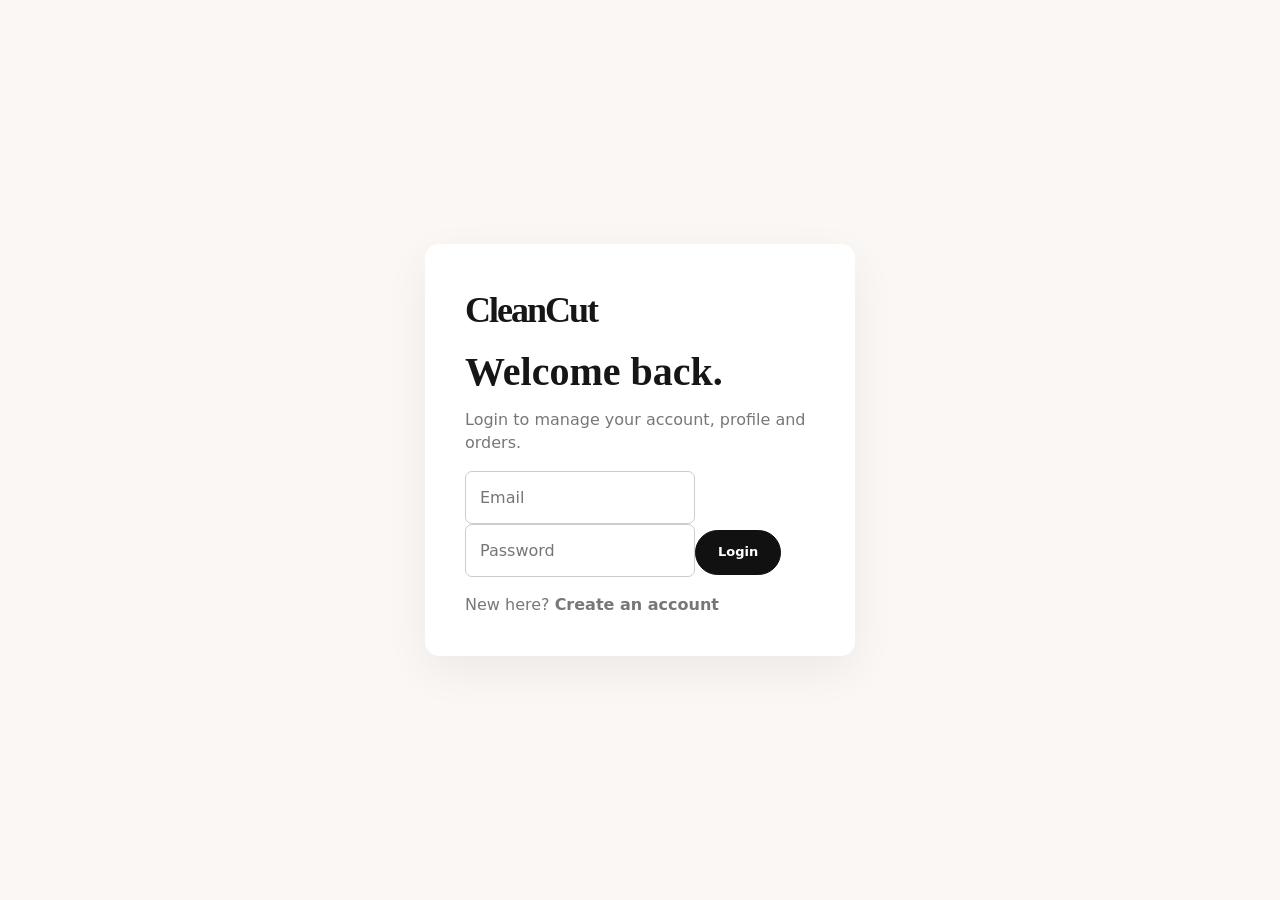
<file: cleancut-fullstack-phase3/admin.html>
<!doctype html><html lang="en"><head><meta charset="utf-8"><meta name="viewport" content="width=device-width,initial-scale=1"><title>CleanCut Admin</title><link rel="stylesheet" href="css/style.css"><style>
.admin-shell{max-width:1400px;margin:0 auto;padding:36px 24px 80px}.admin-head{display:flex;justify-content:space-between;align-items:center;gap:20px;margin-bottom:28px}.admin-head h1{margin:0}.admin-note{color:#6e655e}.admin-grid{display:grid;grid-template-columns:repeat(4,1fr);gap:16px;margin-bottom:30px}.metric{background:#fff;border:1px solid #e7ded7;border-radius:18px;padding:20px}.metric small{color:#786e67}.metric strong{display:block;font-size:28px;margin-top:8px}.admin-panel{background:#fff;border:1px solid #e7ded7;border-radius:20px;padding:22px;margin-bottom:24px}.admin-panel h2{margin-top:0}.admin-tabs{display:flex;gap:8px;flex-wrap:wrap;margin-bottom:20px}.admin-tabs button{border:1px solid #ddd1c9;background:#f7f1ec;border-radius:999px;padding:10px 15px;cursor:pointer}.admin-tabs button.active{background:#171514;color:#fff}.admin-table{width:100%;border-collapse:collapse}.admin-table th,.admin-table td{padding:13px 10px;border-bottom:1px solid #eee6e0;text-align:left;font-size:14px}.admin-table th{color:#716861}.admin-table img{width:48px;height:48px;object-fit:cover;border-radius:10px}.admin-actions{display:flex;gap:8px;flex-wrap:wrap}.admin-actions button,.admin-form button{background:#171514;color:#fff;border:0;border-radius:10px;padding:10px 14px;cursor:pointer}.admin-form{display:grid;grid-template-columns:repeat(2,1fr);gap:12px}.admin-form input,.admin-form textarea,.admin-form select{width:100%;box-sizing:border-box;border:1px solid #ddd1c9;border-radius:10px;padding:11px;background:#fff}.admin-form textarea{min-height:90px}.full{grid-column:1/-1}.danger{background:#9f2f2f!important}.status-select{border:1px solid #ddd1c9;border-radius:9px;padding:8px}.hidden{display:none}@media(max-width:900px){.admin-grid{grid-template-columns:repeat(2,1fr)}.admin-table{min-width:900px}.admin-panel{overflow:auto}.admin-form{grid-template-columns:1fr}}@media(max-width:520px){.admin-grid{grid-template-columns:1fr}.admin-head{align-items:flex-start;flex-direction:column}}
</style></head><body>
<div class="promo-bar">ADMIN • CLEAN CUT STORE MANAGEMENT</div>
<header class="site-header"><div class="container nav"><a class="brand" href="index.html">CleanCut<span>Beauty, Simplified.</span></a><nav><a href="index.html">Storefront</a><a href="orders.html">Orders</a><a href="profile.html">Profile</a></nav><button id="admin-logout" class="nav-cta">Logout</button></div></header>
<main class="admin-shell"><div class="admin-head"><div><h1>Store Dashboard</h1><p class="admin-note" id="admin-greeting">Loading admin account…</p></div><button id="refresh-admin" class="add-cart">Refresh data</button></div>
<section class="admin-grid" id="metrics"></section>
<section class="admin-panel"><div class="admin-tabs"><button class="active" data-tab="orders">Orders</button><button data-tab="products">Products</button><button data-tab="customers">Customers</button><button data-tab="add-product">Add product</button></div>
<div id="tab-orders"></div><div id="tab-products" class="hidden"></div><div id="tab-customers" class="hidden"></div>
<div id="tab-add-product" class="hidden"><h2>Add product</h2><form id="product-form" class="admin-form"><input name="name" placeholder="Product name" required><input name="slug" placeholder="product-slug" required><input name="category" placeholder="skincare" required><input name="price" type="number" step="0.01" placeholder="Price" required><input name="old_price" type="number" step="0.01" placeholder="Old price"><input name="tag" placeholder="Bestseller"><input name="image" placeholder="assets/images/product.jpg" required><input name="stock" type="number" min="0" placeholder="Stock" required><input name="reviews" placeholder="0"><input name="rating" type="number" min="0" max="5" step="0.1" placeholder="5"><textarea name="description" class="full" placeholder="Description"></textarea><button class="full" type="submit">Create product</button></form><p id="product-message"></p></div></section></main>
<script src="js/auth.js"></script><script src="js/admin.js"></script></body></html>
</file>
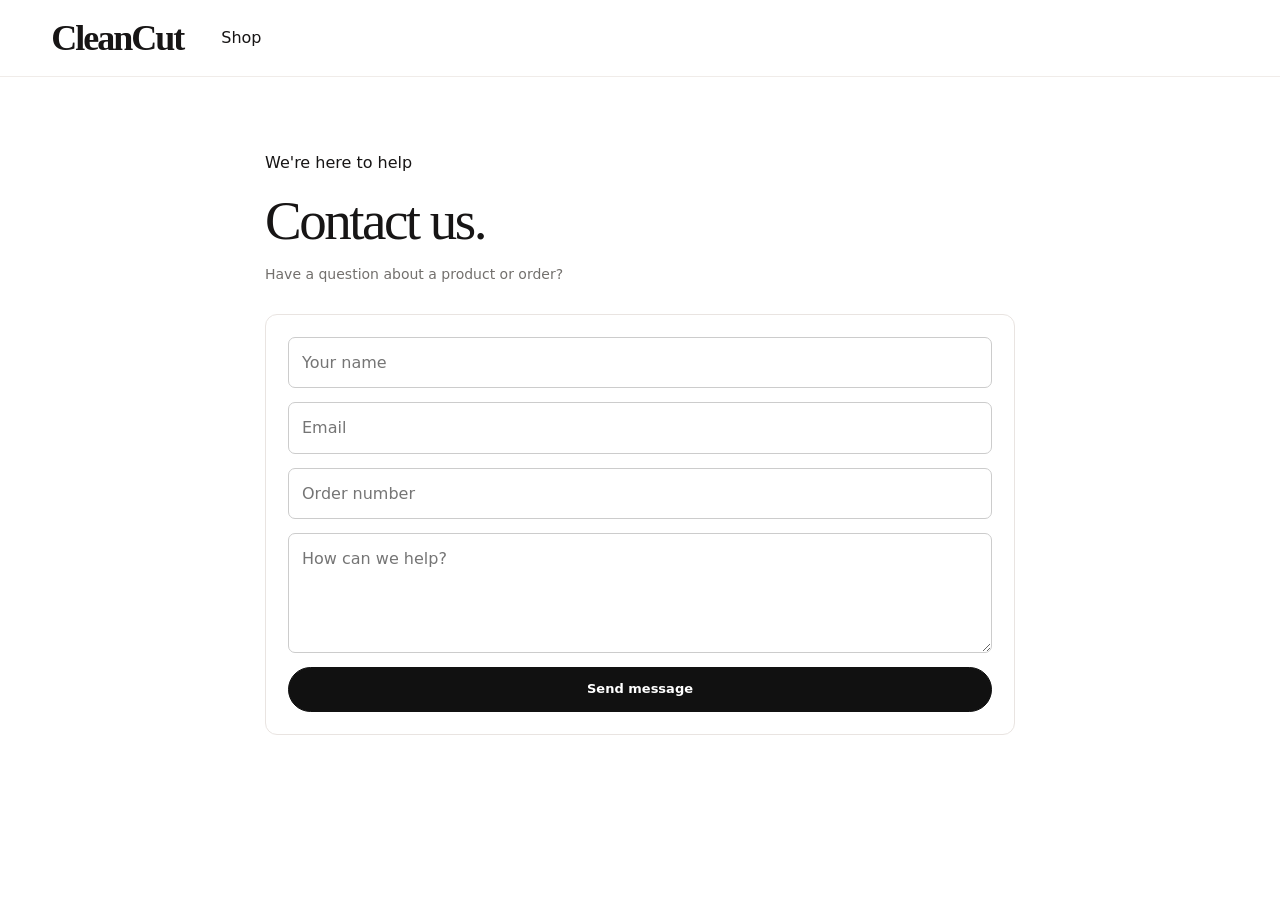
<file: cleancut-fullstack-phase3/contact.html>
<!DOCTYPE html>
<html lang="en"><head><meta charset="UTF-8"><meta name="viewport" content="width=device-width,initial-scale=1.0"><title>Contact — CleanCut</title><link rel="stylesheet" href="css/style.css"></head>
<body><header class="site-header"><div class="container navbar"><a class="logo" href="index.html">CleanCut</a><a href="shop.html">Shop</a></div></header><main class="section"><div class="container narrow"><div class="page-heading"><span>We're here to help</span><h1>Contact us.</h1><p>Have a question about a product or order?</p></div><form class="form-card" id="contact-form"><input required placeholder="Your name"><input required type="email" placeholder="Email"><input placeholder="Order number"><textarea required placeholder="How can we help?"></textarea><button class="btn btn-primary">Send message</button></form></div></main><script>document.getElementById('contact-form').addEventListener('submit',e=>{e.preventDefault();alert('Message captured in this frontend demo. Email integration comes next.');});</script></body></html>
</file>
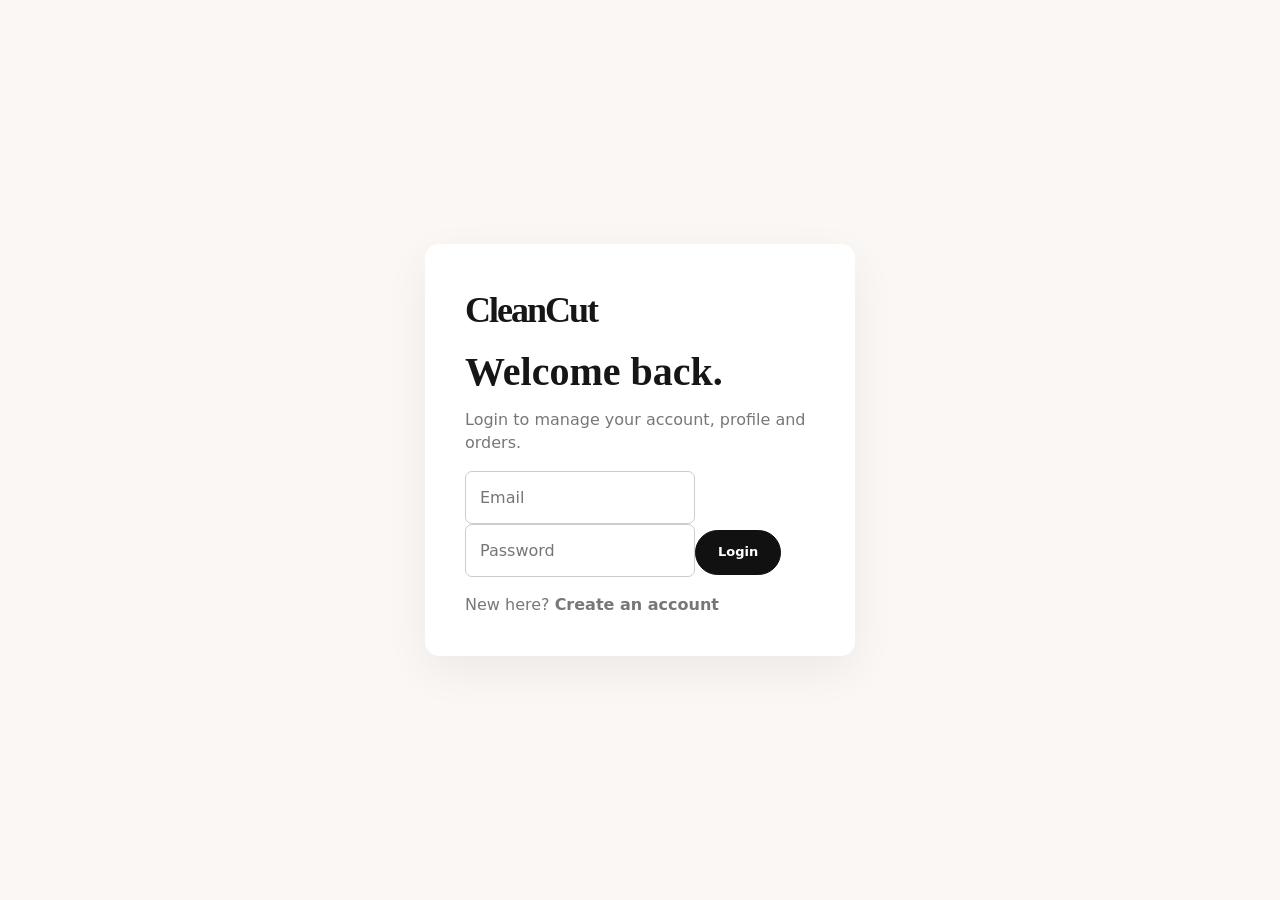
<file: cleancut-fullstack-phase3/login.html>
<!DOCTYPE html>
<html lang="en"><head><meta charset="UTF-8"><meta name="viewport" content="width=device-width,initial-scale=1.0"><title>Login — CleanCut</title><link rel="stylesheet" href="css/style.css"></head>
<body><main class="auth-page"><div class="auth-card"><a class="logo" href="index.html">CleanCut</a><h1>Welcome back.</h1><p>Login to manage your account, profile and orders.</p><div id="auth-message" class="auth-message" aria-live="polite"></div><form id="login-form"><input required type="email" placeholder="Email" autocomplete="email"><input required type="password" placeholder="Password" autocomplete="current-password"><button class="btn btn-primary" type="submit">Login</button></form><p>New here? <a href="signup.html"><strong>Create an account</strong></a></p></div></main><script src="js/auth.js"></script></body></html>
</file>
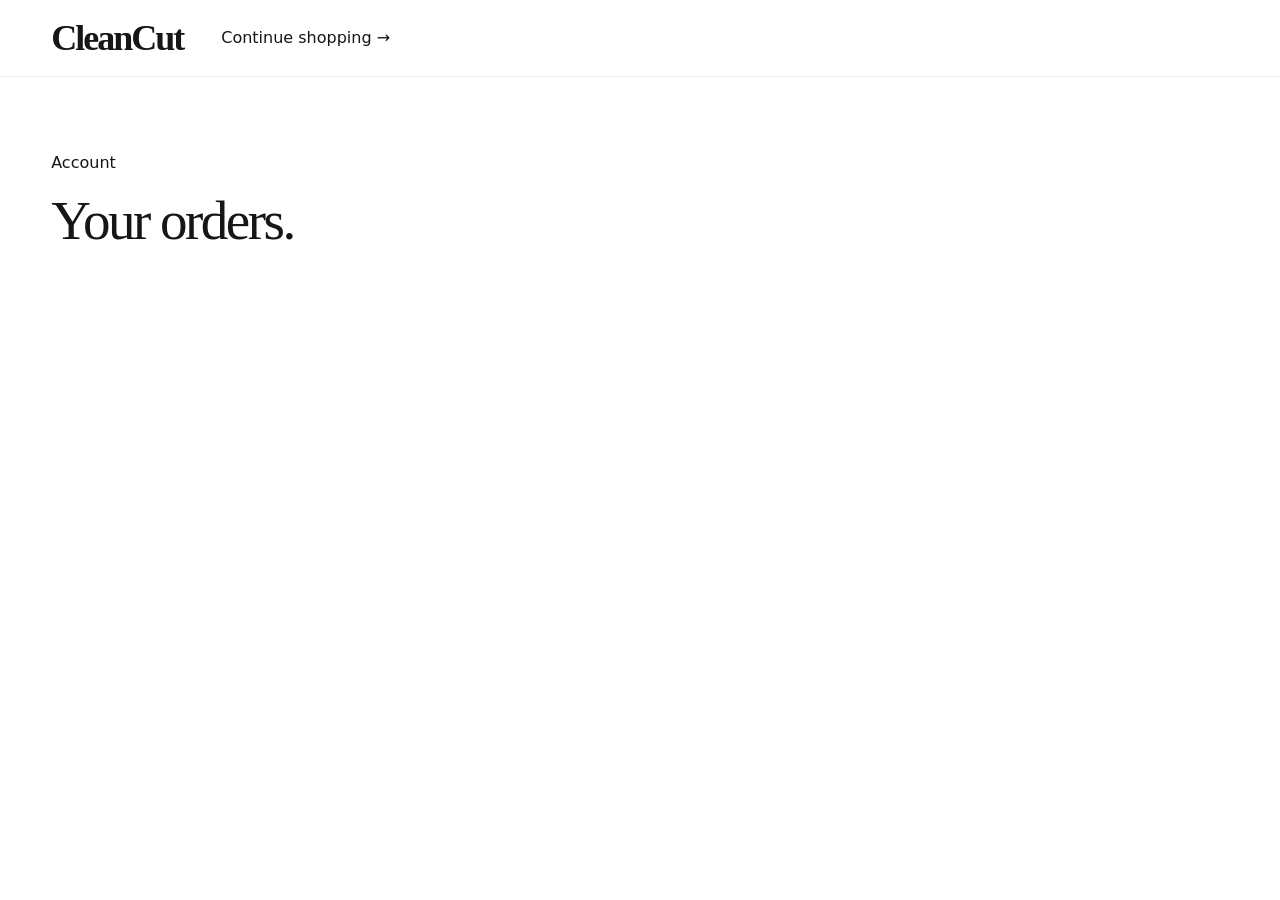
<file: cleancut-fullstack-phase3/orders.html>
<!DOCTYPE html>
<html lang="en"><head><meta charset="UTF-8"><meta name="viewport" content="width=device-width,initial-scale=1.0"><title>Orders — CleanCut</title><link rel="stylesheet" href="css/style.css"></head>
<body><header class="site-header"><div class="container navbar"><a class="logo" href="index.html">CleanCut</a><a href="shop.html">Continue shopping →</a></div></header><main class="section"><div class="container"><div class="page-heading"><span>Account</span><h1>Your orders.</h1></div><div id="orders-list"></div></div></main><script src="js/orders.js"></script></body></html>
</file>
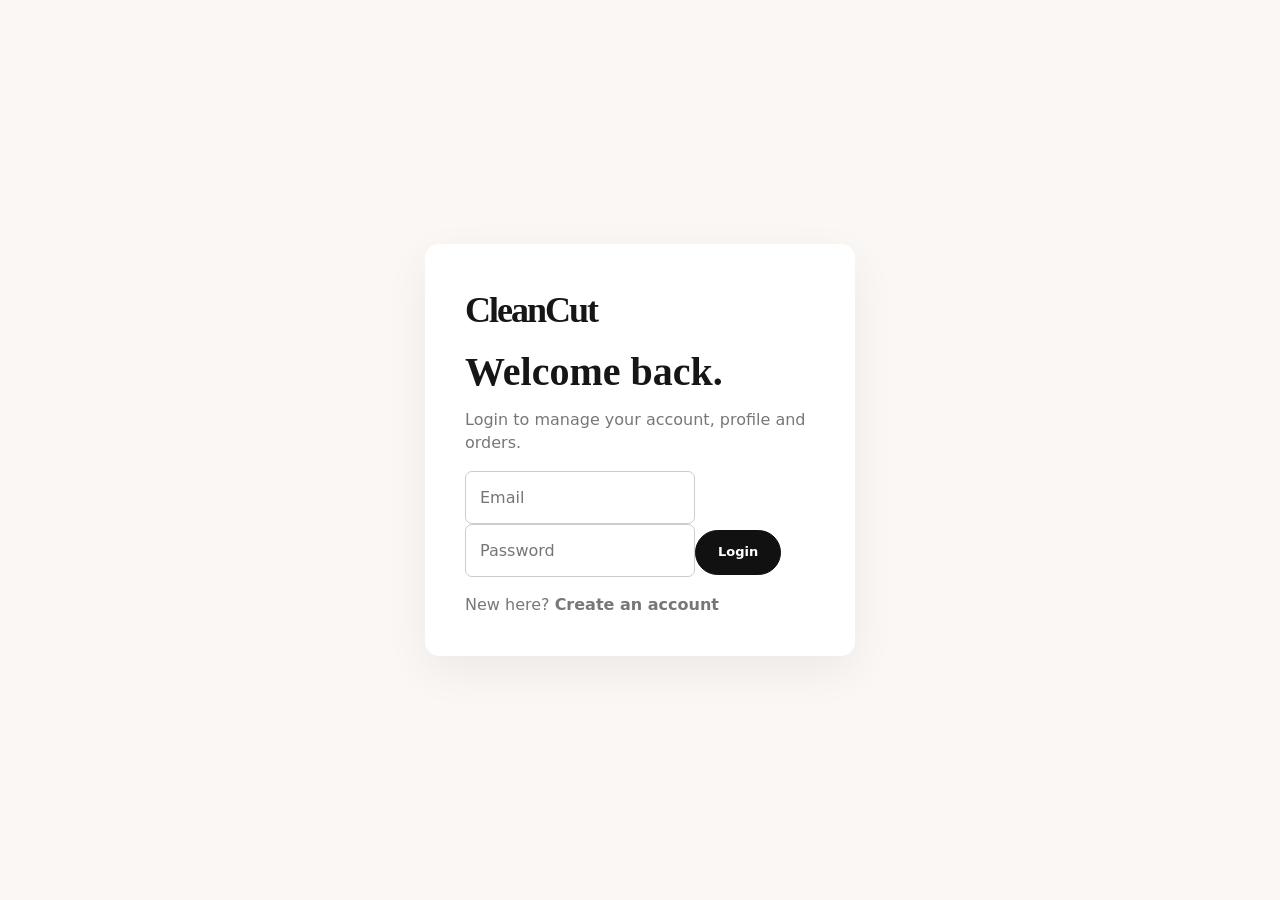
<file: cleancut-fullstack-phase3/profile.html>
<!DOCTYPE html>
<html lang="en"><head><meta charset="UTF-8"><meta name="viewport" content="width=device-width,initial-scale=1.0"><title>Profile — CleanCut</title><link rel="stylesheet" href="css/style.css"></head>
<body><header class="site-header"><div class="container navbar"><a class="logo" href="index.html">CleanCut</a><nav><ul class="nav-links"><li><a href="shop.html">Shop</a></li><li><a href="orders.html">Orders</a></li><li><button id="logout-button" class="nav-button" type="button">Logout</button></li></ul></nav></div></header><main class="section"><div class="container narrow"><div class="page-heading"><span>Account</span><h1 id="profile-greeting">Your profile.</h1></div><div id="auth-message" class="auth-message" aria-live="polite"></div><form class="form-card" id="profile-form"><input id="profile-name" required minlength="2" placeholder="Full name" autocomplete="name"><input id="profile-email" required type="email" placeholder="Email" autocomplete="email"><input id="profile-phone" placeholder="Phone" autocomplete="tel"><textarea id="profile-address" placeholder="Shipping address" autocomplete="street-address"></textarea><button class="btn btn-primary" type="submit">Save changes</button></form></div></main><script src="js/auth.js"></script></body></html>
</file>
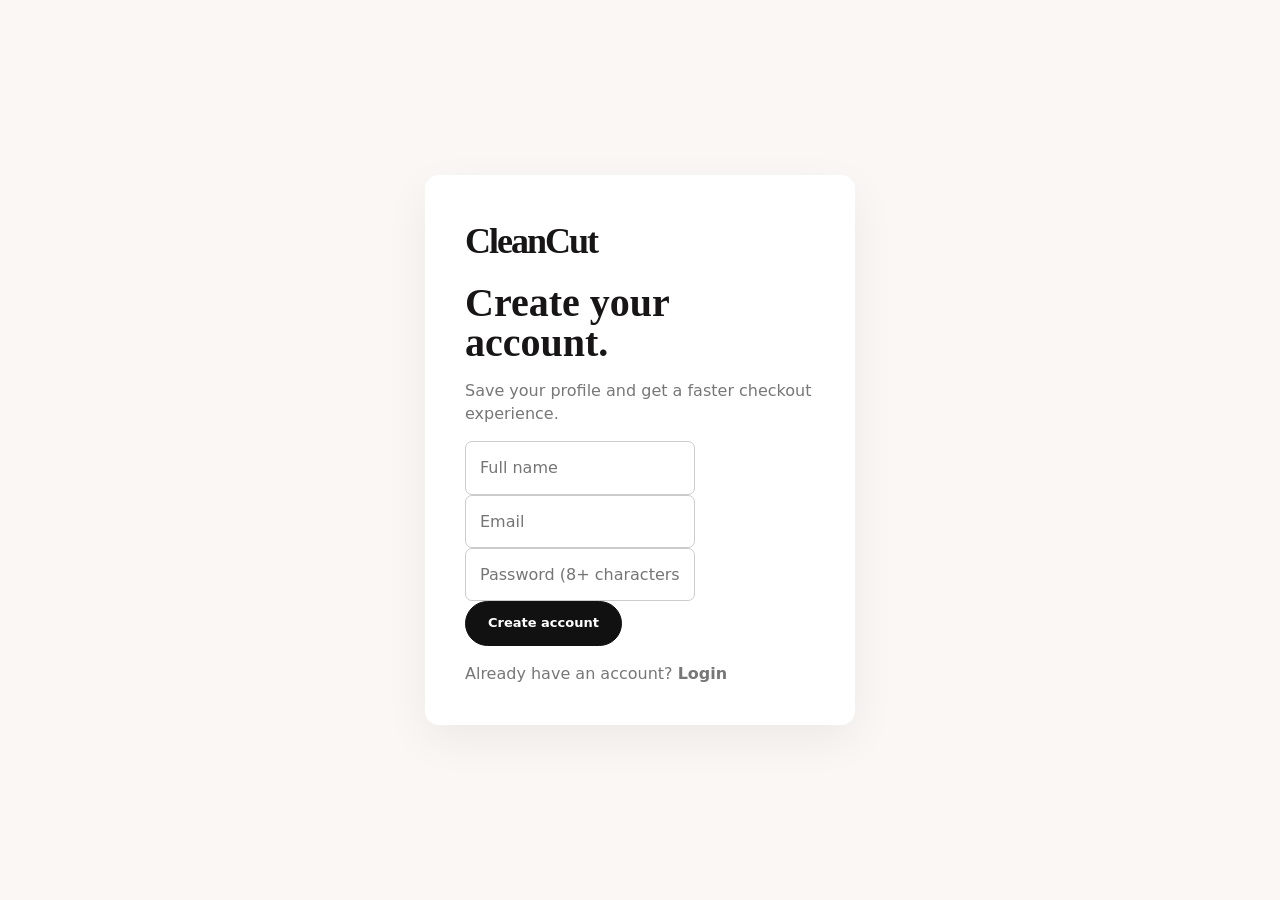
<file: cleancut-fullstack-phase3/signup.html>
<!DOCTYPE html>
<html lang="en"><head><meta charset="UTF-8"><meta name="viewport" content="width=device-width,initial-scale=1.0"><title>Sign up — CleanCut</title><link rel="stylesheet" href="css/style.css"></head>
<body><main class="auth-page"><div class="auth-card"><a class="logo" href="index.html">CleanCut</a><h1>Create your account.</h1><p>Save your profile and get a faster checkout experience.</p><div id="auth-message" class="auth-message" aria-live="polite"></div><form id="signup-form"><input required minlength="2" placeholder="Full name" autocomplete="name"><input required type="email" placeholder="Email" autocomplete="email"><input required minlength="8" type="password" placeholder="Password (8+ characters)" autocomplete="new-password"><button class="btn btn-primary" type="submit">Create account</button></form><p>Already have an account? <a href="login.html"><strong>Login</strong></a></p></div></main><script src="js/auth.js"></script></body></html>
</file>
<file: cleancut-fullstack-phase3/css/style.css>
*{box-sizing:border-box;margin:0;padding:0}
:root{
  --black:#111111;--white:#fff;--cream:#fbf7f4;--peach:#f7e7dc;--peach-2:#f9ece5;
  --pink:#f8d5d4;--green:#d8efd9;--text:#171515;--muted:#73706d;--line:#e9e4e1;
  --sale:#ffe8e7;--gold:#f2a400;
}
html{scroll-behavior:smooth}
body{font-family:Inter,ui-sans-serif,system-ui,-apple-system,BlinkMacSystemFont,"Segoe UI",sans-serif;color:var(--text);background:#fff;line-height:1.45}
a{text-decoration:none;color:inherit}button,input,textarea,select{font:inherit}button{cursor:pointer}
.container{width:min(1420px,92%);margin:auto}

/* Reference-style top strip + navigation */
.announcement{height:42px;background:#050505;color:#fff;display:flex;align-items:center;justify-content:center;gap:46px;font-size:12px;font-weight:600;letter-spacing:.1px}
.announcement span{display:inline-flex;align-items:center;gap:8px}
.site-header{position:relative;z-index:20;background:#fff;border-bottom:1px solid #f0ece9}
.navbar{height:76px;display:flex;align-items:center;gap:38px}
.logo-wrap{display:flex;flex-direction:column;line-height:1;min-width:190px}
.logo{font-family:Georgia,"Times New Roman",serif;font-size:36px;font-weight:600;letter-spacing:-2px}
.logo-sub{font-size:8px;letter-spacing:1.7px;text-transform:uppercase;margin-top:5px;text-align:center;width:154px}
.nav-links{display:flex;align-items:center;gap:31px;list-style:none;font-size:13px;flex:1}
.nav-links a{position:relative;padding:29px 0}
.nav-links a:hover{color:#555}
.nav-links a.active:after{content:"";position:absolute;left:0;right:0;bottom:14px;height:2px;background:#ef4d4d}
.nav-actions{display:flex;align-items:center;gap:17px}
.header-search{width:300px;height:40px;border-radius:999px;background:#f4f3f2;display:flex;align-items:center;padding:0 14px 0 18px;color:#7b7773}
.header-search input{border:0;outline:0;background:transparent;width:100%;font-size:12px}
.header-search button{border:0;background:transparent;font-size:20px;line-height:1}
.icon-btn{border:0;background:transparent;font-size:23px;position:relative;padding:2px}
.cart-count{position:absolute;top:-7px;right:-9px;width:16px;height:16px;border-radius:50%;background:#111;color:#fff;font-size:9px;display:flex;align-items:center;justify-content:center}

/* Hero: closely follows the supplied reference */
.hero{background:var(--peach);overflow:hidden}
.hero-content{width:min(1420px,92%);min-height:375px;margin:auto;display:flex;align-items:stretch;position:relative}
.hero-text{width:39%;padding:38px 20px 34px 28px;display:flex;flex-direction:column;justify-content:center;position:relative;z-index:2}
.hero-text span{font-size:12px;font-weight:700;letter-spacing:1.2px;text-transform:uppercase;color:#56784e}
.hero h1{font-family:Georgia,"Times New Roman",serif;font-size:clamp(48px,4.8vw,73px);font-weight:500;line-height:.91;letter-spacing:-3.8px;margin-top:13px;max-width:470px}
.hero p{margin-top:20px;max-width:430px;font-size:16px;line-height:1.42;color:#2d2a28}
.hero-buttons{display:flex;gap:10px;margin-top:22px}
.btn{display:inline-flex;align-items:center;justify-content:center;gap:8px;padding:12px 22px;border:1px solid #111;font-weight:700;font-size:13px;text-align:center;border-radius:999px;transition:.2s}
.btn-primary{background:#111;color:#fff;box-shadow:none}
.btn-primary:hover{transform:translateY(-1px);background:#252525}
.btn-secondary{background:rgba(255,255,255,.35);border-color:rgba(17,17,17,.25)}
.hero-benefits{display:flex;gap:24px;margin-top:24px}
.hero-benefit{display:flex;align-items:center;gap:8px;font-size:11px;line-height:1.2;max-width:125px}
.hero-benefit strong{font-size:20px;font-weight:400}
.hero-image{width:66%;height:375px;display:block;overflow:hidden;background:var(--peach)}
.hero-image img{width:100%;height:100%;object-fit:cover;object-position:center;display:block}

.section{padding:22px 0 30px}
.section-header{display:flex;justify-content:space-between;align-items:end;margin-bottom:14px}
.section-header h2,.newsletter h2,.page-heading h1{font-family:Georgia,"Times New Roman",serif;font-weight:500}
.section-header h2{font-size:31px;letter-spacing:-1.6px}
.section-header p,.page-heading p{color:var(--muted);font-size:14px;margin-top:3px}
.section-header>a{font-size:13px;font-weight:600}

/* Category cards */
.categories{display:grid;grid-template-columns:repeat(4,1fr);gap:12px}
.category{height:106px;background-color:var(--peach-2);background-size:cover;background-position:center;position:relative;overflow:hidden;border-radius:9px;padding:20px;display:flex;flex-direction:column;justify-content:center;transition:.2s}
.category:before{content:"";position:absolute;inset:0;background:linear-gradient(90deg,rgba(255,255,255,.75),rgba(255,255,255,.08) 70%)}
.category>*{position:relative;z-index:1}
.category:hover{transform:translateY(-2px)}
.category span{display:none}
.category h3{font-family:Georgia,"Times New Roman",serif;font-size:23px;font-weight:600;margin-left:52%;text-align:left}
.category:after{content:"Shop now  →";position:absolute;z-index:1;left:52%;top:57px;font-size:12px;font-weight:600}

/* Product grid */
.products{display:grid;grid-template-columns:repeat(6,1fr);gap:12px}
.product-card{min-width:0;border:1px solid #eee9e6;border-radius:8px;padding:10px;background:#fff;overflow:hidden}
.product-image{height:210px;background:#faf9f8;display:flex;align-items:center;justify-content:center;color:#aaa;margin:-10px -10px 10px;position:relative;overflow:hidden}
.product-image img{width:100%;height:100%;object-fit:cover;display:block;transition:transform .35s ease}
.product-card:hover .product-image img{transform:scale(1.035)}
.product-badge{position:absolute;z-index:2;top:10px;left:10px;background:var(--pink);color:#222;padding:5px 10px;border-radius:999px;font-size:10px;font-weight:700}
.wishlist{position:absolute;z-index:3;top:9px;right:9px;width:30px;height:30px;border-radius:50%;border:0;background:#fff;font-size:18px;box-shadow:0 2px 8px rgba(0,0,0,.05)}
.product-category{text-transform:uppercase;letter-spacing:1px;font-size:10px;color:var(--muted)}
.product-name{font-size:14px;font-weight:650;margin-top:3px;white-space:nowrap;overflow:hidden;text-overflow:ellipsis}
.rating{margin-top:5px;font-size:11px;white-space:nowrap}.rating span{letter-spacing:1px;color:var(--gold)}.rating small{color:#777}
.price-row{display:flex;align-items:center;gap:6px;margin-top:6px;flex-wrap:wrap}.price-row strong{font-size:14px}.price-row del{font-size:10px;color:#888}.price-row em{font-style:normal;background:var(--sale);color:#d34b4b;padding:3px 5px;border-radius:4px;font-size:9px;font-weight:700}
.add-cart{width:100%;padding:9px;border:1px solid #111;background:#111;color:#fff;margin-top:9px;font-size:12px;font-weight:700;border-radius:6px;transition:.2s}.add-cart:hover{background:#292929}

/* AI / newsletter / footer */
.ai-section{background:#111;color:#fff;padding:75px 0}.ai-content{display:grid;grid-template-columns:1fr 1fr;gap:80px;align-items:center}.ai-content h2{font-family:Georgia,"Times New Roman",serif;font-size:50px;line-height:.98;letter-spacing:-2.5px;font-weight:500}.ai-content p{color:#aaa;margin-top:18px;max-width:500px}.ai-box{background:#1b1b1b;border:1px solid #333;padding:22px;border-radius:12px}.ai-input{width:100%;padding:14px;background:transparent;border:1px solid #444;color:#fff;outline:none;border-radius:7px}.ai-button{width:100%;margin-top:10px;padding:13px;border:0;background:#fff;font-weight:bold;border-radius:7px}.ai-response{margin-top:15px;color:#bbb;font-size:14px}
.newsletter{text-align:center;padding:75px 0;background:#fbf8f6}.newsletter h2{font-size:43px;letter-spacing:-1.8px}.newsletter p{color:#777;margin:10px auto 22px;font-size:14px}.newsletter-form{display:flex;max-width:520px;margin:auto}.newsletter-form input{flex:1;padding:13px 15px;border:1px solid #111;border-right:0;border-radius:999px 0 0 999px;outline:none}.newsletter-form button{padding:13px 22px;background:#111;color:#fff;border:1px solid #111;border-radius:0 999px 999px 0}
footer{background:#111;color:#fff;padding:60px 0 28px}.footer-grid{display:grid;grid-template-columns:2fr 1fr 1fr 1fr;gap:45px}.footer-brand h3{font-family:Georgia,"Times New Roman",serif;font-size:28px}.footer-brand p,.footer-column a{color:#888}.footer-brand p{margin-top:10px;max-width:300px;font-size:13px}.footer-column h4{margin-bottom:13px;font-size:13px}.footer-column a{display:block;margin-bottom:8px;font-size:13px}.copyright{border-top:1px solid #292929;margin-top:45px;padding-top:20px;color:#666;font-size:12px}

/* Inner pages */
main>.container{padding-top:52px;padding-bottom:70px}.page-heading{margin-bottom:30px}.page-heading h1{font-size:55px;letter-spacing:-2.5px;margin-top:7px}.shop-toolbar{display:flex;gap:10px;margin-bottom:25px}.search-input,.shop-toolbar select{padding:12px 14px;border:1px solid #d9d5d2;outline:none;border-radius:7px;background:#fff}.search-input{flex:1}
.product-detail{display:grid;grid-template-columns:1fr 1fr;gap:55px;align-items:center}.product-visual{min-height:560px;border-radius:12px;overflow:hidden;background:#faf9f8}.product-visual img{width:100%;height:100%;object-fit:cover;display:block}.product-info h1{font-family:Georgia,"Times New Roman",serif;font-size:57px;line-height:1;font-weight:500;letter-spacing:-2.5px;margin:10px 0}.product-info p:not(.large-price){color:#666;margin:22px 0;max-width:500px}.large-price{font-weight:700;font-size:22px}.text-link{display:block;margin-top:18px}
.cart-layout{display:grid;grid-template-columns:1.5fr .7fr;gap:25px}.cart-list,.summary-card,.form-card,.order-card{border:1px solid var(--line);padding:22px;border-radius:12px}.cart-row{display:grid;grid-template-columns:1fr auto auto;gap:20px;align-items:center;padding:18px 0;border-bottom:1px solid var(--line)}.cart-row span{display:block;color:#777;font-size:13px}.cart-row button{width:32px;height:32px;border:1px solid #ddd;background:#fff;border-radius:6px}.summary-card{height:max-content}.summary-card p{display:flex;justify-content:space-between;margin:13px 0}.summary-card .btn{width:100%;margin-top:18px}.checkout-layout{display:grid;grid-template-columns:1.2fr .7fr;gap:30px}.form-card{display:grid;gap:14px}.form-card h2{margin:15px 0 0}.form-card input,.form-card textarea{padding:13px;border:1px solid #ccc;outline:none;border-radius:7px}.form-card textarea{min-height:140px;resize:vertical}.two-col{display:grid;grid-template-columns:1fr 1fr;gap:10px}.radio{display:flex;gap:10px;align-items:center}.auth-page{min-height:100vh;background:var(--cream);display:grid;place-items:center;padding:20px}.auth-card{width:min(430px,100%);background:#fff;padding:40px;border-radius:14px;display:grid;gap:16px;box-shadow:0 15px 45px rgba(0,0,0,.06)}.auth-card h1{font-family:Georgia,"Times New Roman",serif;font-size:40px;line-height:1}.auth-card p{color:#777}.auth-card input{padding:14px;border:1px solid #ccc;border-radius:7px}.narrow{max-width:750px}.order-card{display:flex;justify-content:space-between;gap:15px;margin-bottom:12px}.status{font-weight:bold}.empty-state{text-align:center;padding:70px 20px;border:1px dashed #ccc;border-radius:12px}.empty-state .btn{margin-top:20px}

@media(max-width:1180px){.nav-links{gap:18px}.header-search{width:220px}.products{grid-template-columns:repeat(3,1fr)}.category h3,.category:after{margin-left:0;left:44%}.hero-text{width:42%}.hero-image{width:64%}}
@media(max-width:900px){.announcement{gap:15px;font-size:10px}.announcement span:nth-child(3){display:none}.navbar{height:70px}.nav-links,.header-search{display:none}.navbar{justify-content:space-between}.hero-content{display:grid;grid-template-columns:1fr;min-height:0}.hero-text{width:100%;padding:45px 0 30px}.hero h1{font-size:58px}.hero-image{width:100%;height:320px}.hero-benefits{margin-bottom:3px}.categories{grid-template-columns:repeat(2,1fr)}.products{grid-template-columns:repeat(3,1fr)}.ai-content,.product-detail,.cart-layout,.checkout-layout{grid-template-columns:1fr}.footer-grid{grid-template-columns:1fr 1fr}.product-visual{min-height:420px}}
@media(max-width:600px){.container,.hero-content{width:92%}.logo-wrap{min-width:145px}.logo{font-size:29px}.logo-sub{font-size:7px;width:128px}.nav-actions{gap:10px}.icon-btn{font-size:20px}.announcement span:nth-child(2){display:none}.hero h1{font-size:49px;letter-spacing:-2.5px}.hero p{font-size:14px}.hero-benefits{gap:10px;justify-content:space-between}.hero-benefit{font-size:9px;max-width:100px}.hero-benefit strong{font-size:16px}.hero-image{height:250px}.section{padding:20px 0 28px}.section-header h2{font-size:28px}.categories{gap:8px}.category{height:100px;padding:12px}.category h3{font-size:19px}.category:after{top:57px;font-size:10px}.products{grid-template-columns:repeat(2,1fr);gap:8px}.product-card{padding:8px}.product-image{height:205px;margin:-8px -8px 9px}.product-name{font-size:13px}.rating{font-size:10px}.price-row strong{font-size:13px}.add-cart{font-size:11px;padding:8px}.ai-content h2{font-size:40px}.newsletter-form{display:flex}.page-heading h1,.product-info h1{font-size:43px}.two-col{grid-template-columns:1fr}.footer-grid{grid-template-columns:1fr}.newsletter-form input{min-width:0}}
.auth-message{display:none;padding:11px 13px;border-radius:8px;font-size:14px;line-height:1.4}.auth-message:not(:empty){display:block}.auth-message.error{background:#fff0ee;color:#9b3025;border:1px solid #f0c7c1}.auth-message.success{background:#eef8ef;color:#286b36;border:1px solid #c8e5cc}.auth-card button:disabled,.form-card button:disabled{opacity:.6;cursor:not-allowed}.nav-button{border:0;background:none;font:inherit;cursor:pointer;color:inherit;padding:0}.nav-button:hover{text-decoration:underline}.form-card textarea{padding:13px;border:1px solid #ccc;outline:none;border-radius:7px;min-height:120px;resize:vertical}
.form-note{font-size:.88rem;color:#777;margin:.25rem 0 1rem}.qty-controls{display:flex;align-items:center;gap:.7rem}.qty-controls button{width:34px;height:34px;border:1px solid #ddd;background:#fff;border-radius:50%;cursor:pointer}.cart-remove{display:block;margin-top:.35rem;border:0;background:none;padding:0;cursor:pointer}.order-card{background:#fff;border:1px solid #e8e1d9;border-radius:22px;padding:1.35rem;margin-bottom:1rem;box-shadow:0 10px 30px rgba(40,30,20,.04)}.order-head,.order-meta{display:flex;justify-content:space-between;gap:1rem;align-items:center}.order-meta{margin:.8rem 0;color:#666}.order-items{border-top:1px solid #eee;border-bottom:1px solid #eee;padding:.7rem 0;margin:.8rem 0}.order-items>div{display:grid;grid-template-columns:48px 1fr auto;align-items:center;gap:.75rem;padding:.45rem 0}.order-items img{width:48px;height:48px;object-fit:cover;border-radius:10px}.status{display:inline-flex;padding:.35rem .65rem;border-radius:999px;background:#f2eadf;color:#5d4938;font-size:.8rem}.order-card small{color:#777}.cart-row>div:last-child{display:flex;flex-direction:column;align-items:flex-end}
</file>
